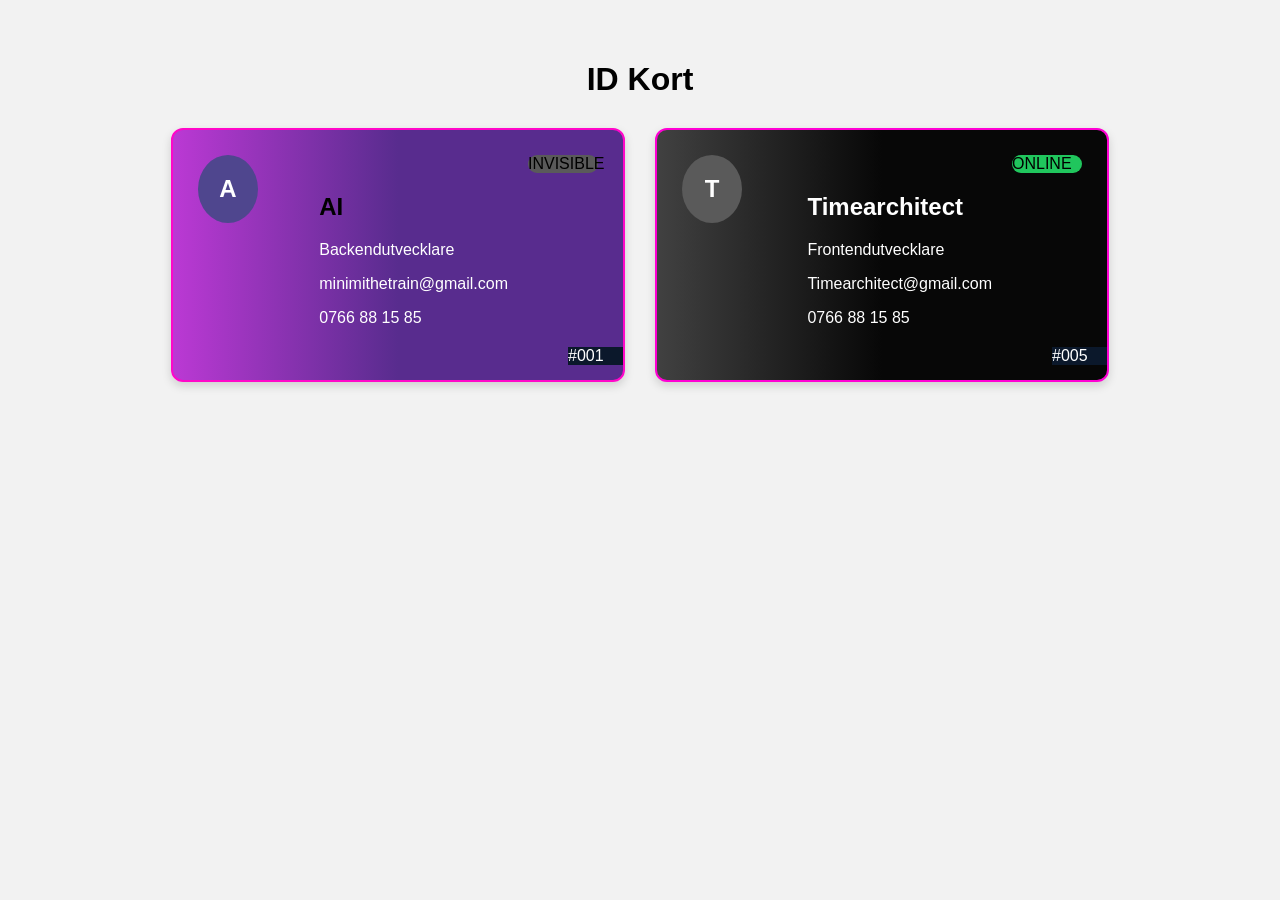
<file: MiniÖvning 2/index.html>
<!doctype html>
<html lang="sv">

<head>
    <meta charset="UTF-8" />
    <meta name="viewport" content="width=device-width, initial-scale=1.0" />
    <link rel="stylesheet" href="style.css" />
    <title>MiniÖvning 2</title>
</head>

<body>
    <header>
        <h1>ID Kort</h1>
    </header>

    <main class="cards">
        <div class="id-card" id="ai">
            <div class="status" style="background-color: #5a5a5a">
                INVISIBLE
            </div>
            <div class="profile-circle" style="background-color: #4f468e">A</div>
            <div class="information">
                <h2 style="color: black">AI</h2>
                <p style="color: white">Backendutvecklare</p>
                <p style="color: white">minimithetrain@gmail.com</p>
                <p style="color: white">0766 88 15 85</p>
            </div>
            <div class="idnumber" style="background-color: #0b182b">
                #001
            </div>
        </div>

        <div class="id-card" id="timearchitect" style="background-color: #3e3e3e">
            <div class="status" style="background-color: #20c65d">
                ONLINE
            </div>
            <div class="profile-circle" style="background-color: #5a5a5a">
                T
            </div>
            <div class="information">
                <h2 style="color: white">Timearchitect</h2>
                <p style="color: white">Frontendutvecklare</p>
                <p style="color: white">Timearchitect@gmail.com</p>
                <p style="color: white">0766 88 15 85</p>
            </div>
            <div class="idnumber" style="background-color: #0b182b">
                #005
            </div>

        </div>
    </main>
</body>

</html>
</file>
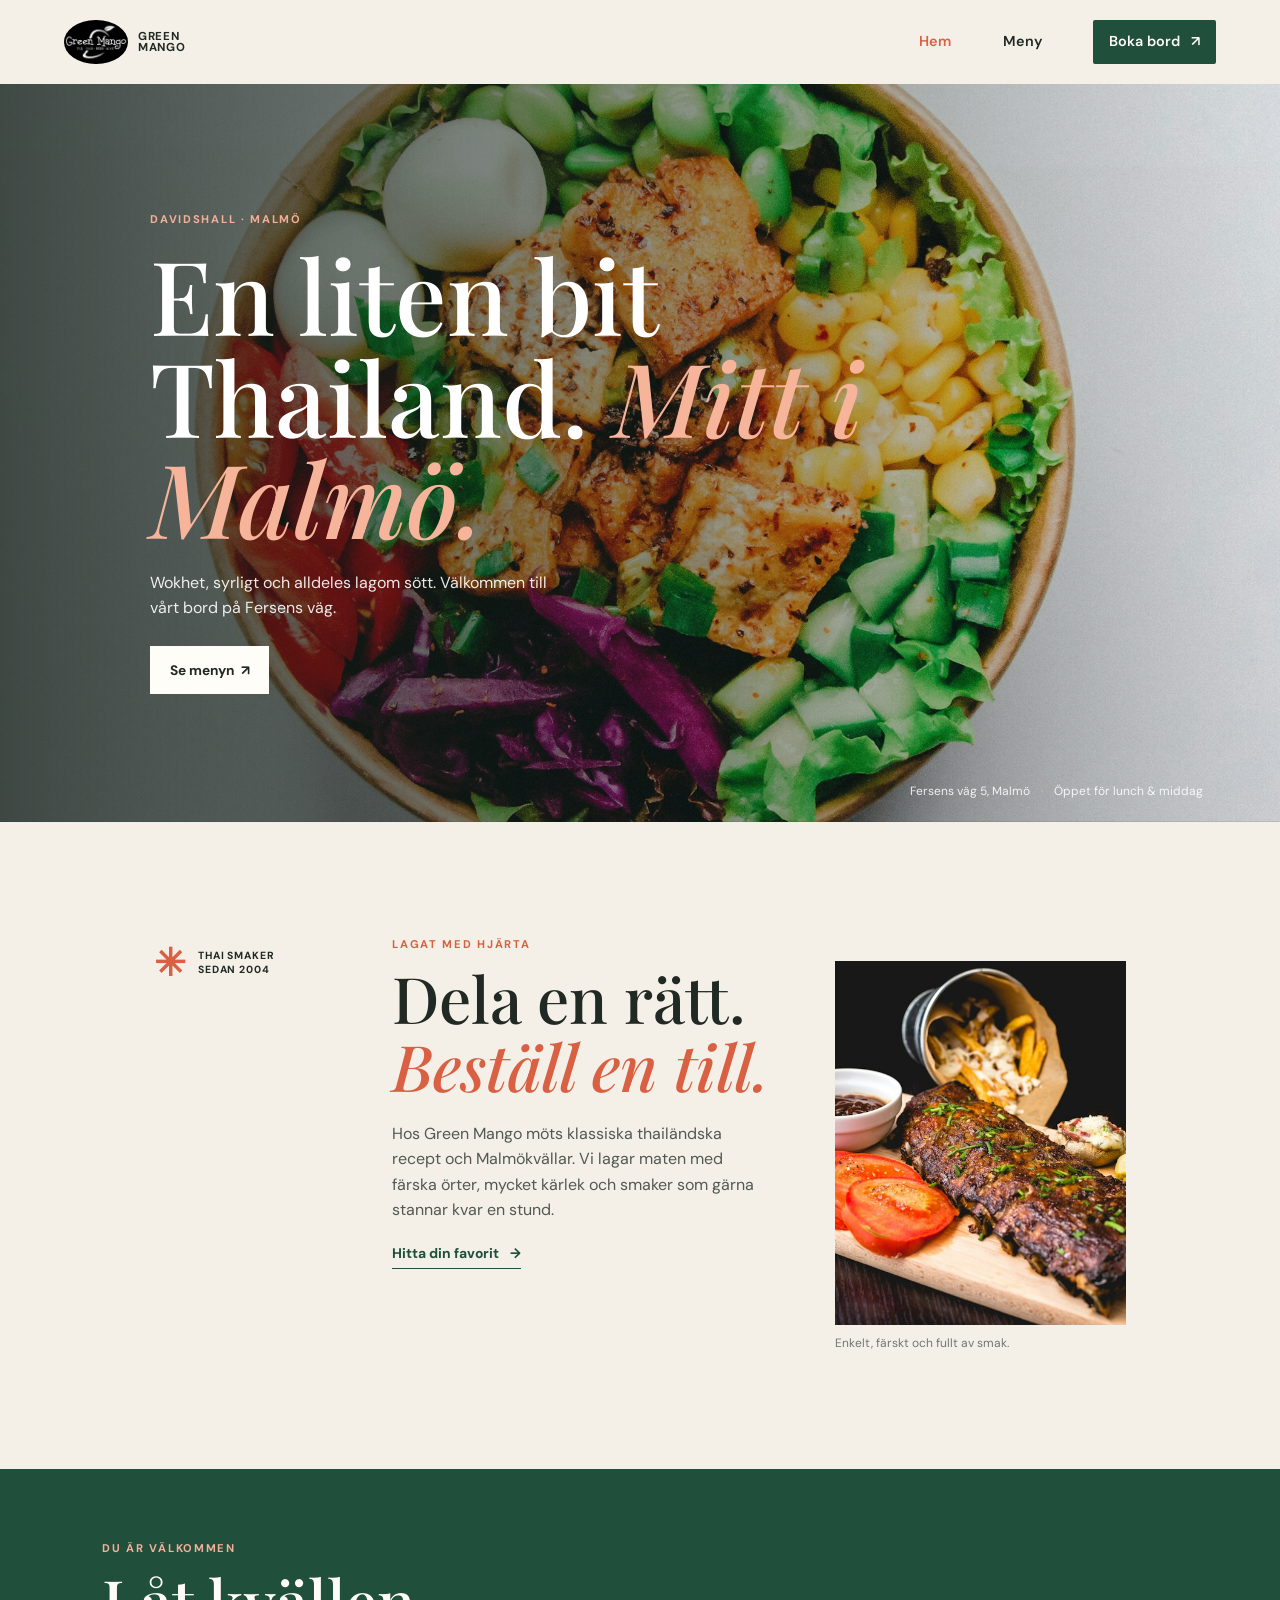
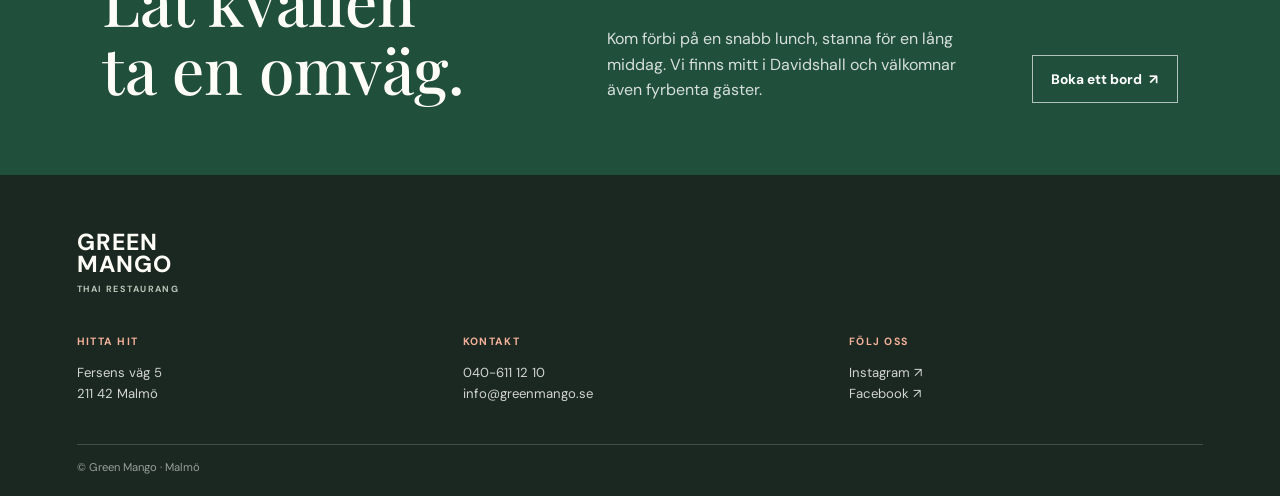
<file: Övningsuppgift - Lokal Restaurang/docs/index.html>
<!doctype html>
<html lang="sv">
<head>
  <meta charset="utf-8">
  <meta name="viewport" content="width=device-width, initial-scale=1">
  <meta name="description" content="Green Mango serverar thailändsk mat i Malmö. Upptäck klassiska curryrätter, nudlar och fräscha smaker på Fersens väg.">
  <meta name="keywords" content="Green Mango, thairestaurang, thai, Malmö, thaimat, Pad Thai, curry">
  <meta name="theme-color" content="#f4f0e8">
  <title>Green Mango | Thailändska smaker i Malmö</title>
  <link rel="icon" type="image/png" href="images/green-mango-logo.png">
  <link rel="stylesheet" href="styles/style.css">
</head>
<body>
  <a class="skip-link" href="#main">Hoppa till innehållet</a>
  <header class="site-header">
    <a class="brand" href="index.html" aria-label="Green Mango, startsida"><img src="images/green-mango-logo.png" alt=""><span>GREEN<br>MANGO</span></a>
    <nav class="main-nav" aria-label="Huvudmeny"><a class="current" href="index.html" aria-current="page">Hem</a><a href="menu.html">Meny</a><a class="nav-book" href="boka.html">Boka bord <span aria-hidden="true">↗</span></a></nav>
  </header>
  <main id="main">
    <section class="hero" aria-labelledby="hero-title">
      <img class="hero-image" src="images/hero-table.jpg" alt="Färgstark mat serverad för att delas runt bordet">
      <div class="hero-shade"></div>
      <div class="hero-content"><p class="eyebrow light">DAVIDSHALL · MALMÖ</p><h1 id="hero-title">En liten bit<br>Thailand. <em>Mitt i Malmö.</em></h1><p>Wokhet, syrligt och alldeles lagom sött. Välkommen till vårt bord på Fersens väg.</p><a class="button button-light" href="menu.html">Se menyn <span aria-hidden="true">↗</span></a></div>
      <p class="hero-caption">Fersens väg 5, Malmö <span>·</span> Öppet för lunch & middag</p>
    </section>
    <section class="intro section-wrap" aria-labelledby="intro-title">
      <div class="intro-label"><span class="sun-mark" aria-hidden="true">✳</span><span>THAI SMAKER<br>SEDAN 2004</span></div>
      <div class="intro-copy"><p class="eyebrow">LAGAT MED HJÄRTA</p><h2 id="intro-title">Dela en rätt.<br><em>Beställ en till.</em></h2><p>Hos Green Mango möts klassiska thailändska recept och Malmökvällar. Vi lagar maten med färska örter, mycket kärlek och smaker som gärna stannar kvar en stund.</p><a class="text-link" href="menu.html">Hitta din favorit <span aria-hidden="true">→</span></a></div>
      <figure class="intro-photo"><img src="images/satay.jpg" alt="Grillade spett med örter och tillbehör" loading="lazy"><figcaption>Enkelt, färskt och fullt av smak.</figcaption></figure>
    </section>
    <section class="visit-band" aria-labelledby="visit-title"><div class="visit-inner"><div><p class="eyebrow light">DU ÄR VÄLKOMMEN</p><h2 id="visit-title">Låt kvällen<br>ta en omväg.</h2></div><p>Kom förbi på en snabb lunch, stanna för en lång middag. Vi finns mitt i Davidshall och välkomnar även fyrbenta gäster.</p><a class="button button-outline" href="boka.html">Boka ett bord <span aria-hidden="true">↗</span></a></div></section>
  </main>
  <footer class="site-footer">
    <a class="footer-brand" href="index.html">GREEN<br>MANGO<span>THAI RESTAURANG</span></a>
    <div class="footer-details"><div><h2>HITTA HIT</h2><address>Fersens väg 5<br>211 42 Malmö</address></div><div><h2>KONTAKT</h2><a href="tel:+46406111210">040-611 12 10</a><a href="mailto:info@greenmango.se">info@greenmango.se</a></div><div><h2>FÖLJ OSS</h2><a href="https://www.instagram.com/greenmango.se/" target="_blank" rel="noopener noreferrer">Instagram ↗</a><a href="https://www.facebook.com/profile.php?id=100063558280116" target="_blank" rel="noopener noreferrer">Facebook ↗</a></div></div>
    <p class="copyright">© Green Mango · Malmö</p>
  </footer>
</body>
</html>
</file>
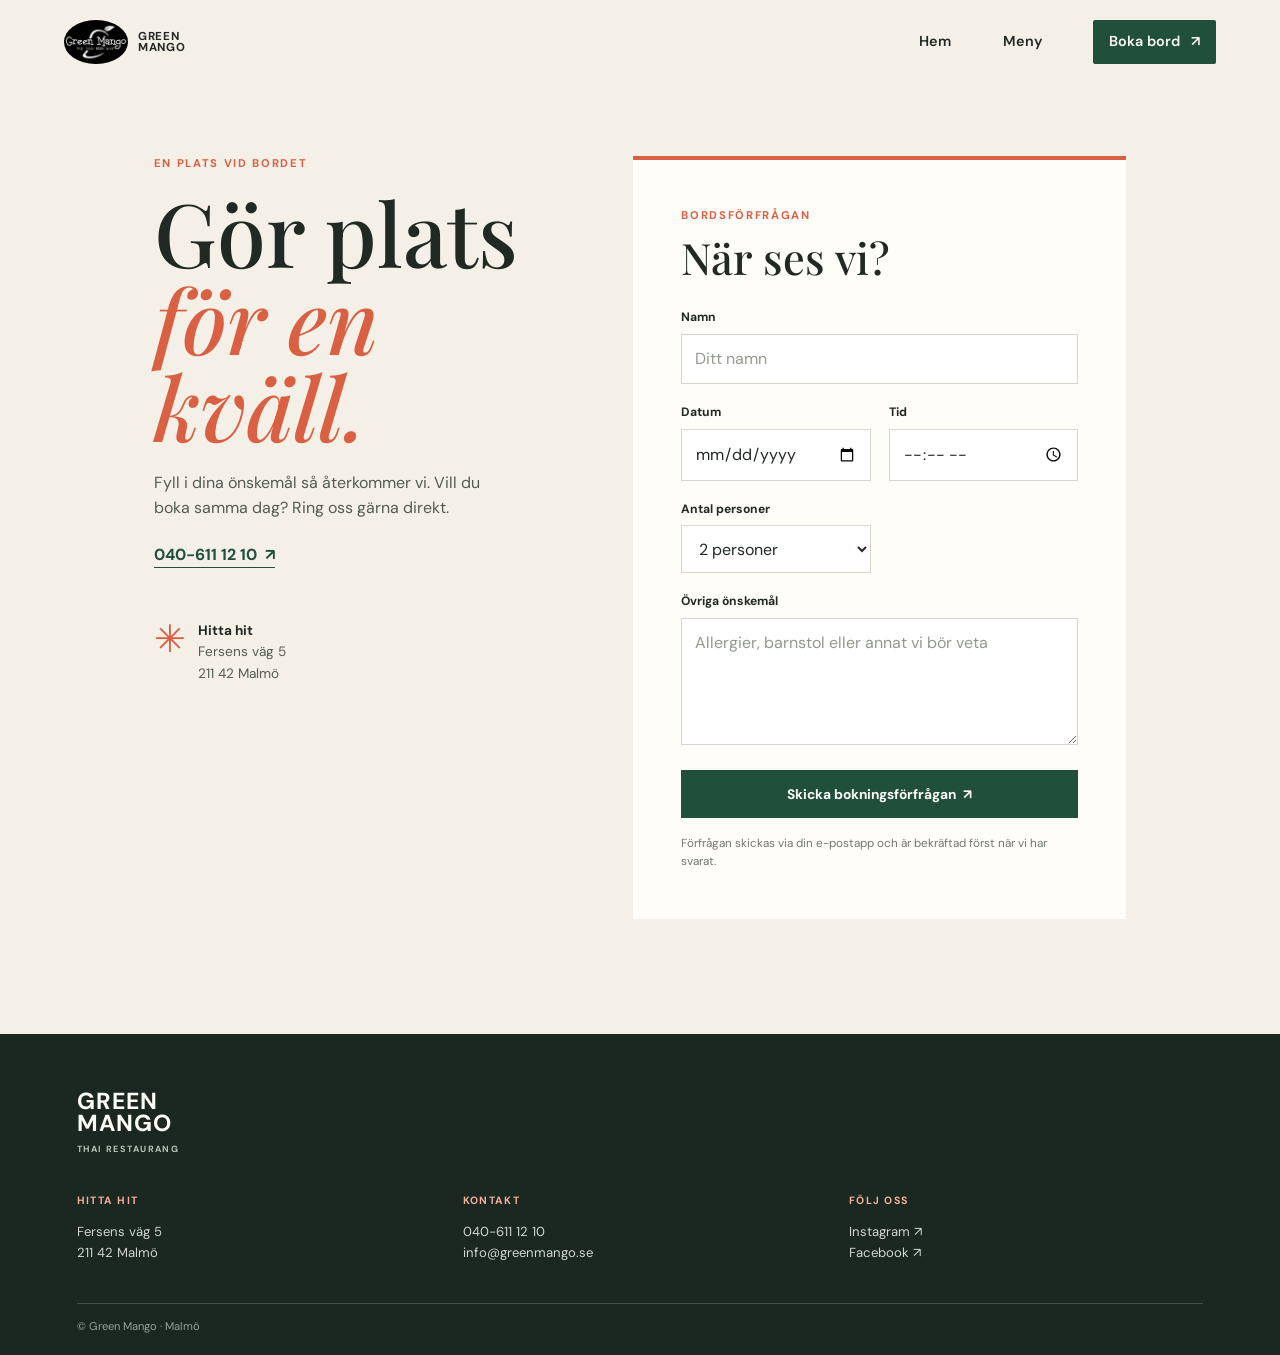
<file: Övningsuppgift - Lokal Restaurang/docs/boka.html>
<!doctype html>
<html lang="sv">
<head>
  <meta charset="utf-8">
  <meta name="viewport" content="width=device-width, initial-scale=1">
  <meta name="description" content="Boka bord på Green Mango, thairestaurang på Fersens väg i Malmö.">
  <meta name="keywords" content="boka bord, Green Mango, thairestaurang, Malmö, middag, lunch">
  <meta name="theme-color" content="#f4f0e8">
  <title>Boka bord | Green Mango Malmö</title>
  <link rel="icon" type="image/png" href="images/green-mango-logo.png">
  <link rel="stylesheet" href="styles/style.css">
</head>
<body>
  <a class="skip-link" href="#main">Hoppa till innehållet</a>
  <header class="site-header"><a class="brand" href="index.html" aria-label="Green Mango, startsida"><img src="images/green-mango-logo.png" alt=""><span>GREEN<br>MANGO</span></a><nav class="main-nav" aria-label="Huvudmeny"><a href="index.html">Hem</a><a href="menu.html">Meny</a><a class="nav-book current" href="boka.html" aria-current="page">Boka bord <span aria-hidden="true">↗</span></a></nav></header>
  <main id="main" class="booking-main">
    <section class="booking-intro"><p class="eyebrow">EN PLATS VID BORDET</p><h1>Gör plats<br><em>för en kväll.</em></h1><p>Fyll i dina önskemål så återkommer vi. Vill du boka samma dag? Ring oss gärna direkt.</p><a class="phone-link" href="tel:+46406111210">040-611 12 10 <span aria-hidden="true">↗</span></a><div class="hours-note"><span class="sun-mark" aria-hidden="true">✳</span><p><strong>Hitta hit</strong><br>Fersens väg 5<br>211 42 Malmö</p></div></section>
    <section class="booking-form-wrap" aria-labelledby="form-title"><p class="eyebrow">BORDSFÖRFRÅGAN</p><h2 id="form-title">När ses vi?</h2>
      <!-- Formuläret öppnar e-postappen så att förfrågan kan skickas utan server. -->
      <form class="booking-form" action="mailto:info@greenmango.se" method="post" enctype="text/plain">
        <div class="form-field full-field"><label for="guest-name">Namn</label><input id="guest-name" name="Namn" type="text" autocomplete="name" placeholder="Ditt namn" required></div>
        <div class="form-field"><label for="guest-date">Datum</label><input id="guest-date" name="Datum" type="date" required></div>
        <div class="form-field"><label for="guest-time">Tid</label><input id="guest-time" name="Tid" type="time" required></div>
        <div class="form-field"><label for="guest-count">Antal personer</label><select id="guest-count" name="Antal personer"><option>1 person</option><option selected>2 personer</option><option>3 personer</option><option>4 personer</option><option>5 eller fler</option></select></div>
        <div class="form-field full-field"><label for="guest-notes">Övriga önskemål</label><textarea id="guest-notes" name="Övriga önskemål" rows="4" placeholder="Allergier, barnstol eller annat vi bör veta"></textarea></div>
        <button class="button button-dark full-field" type="submit">Skicka bokningsförfrågan <span aria-hidden="true">↗</span></button>
      </form><p class="form-note">Förfrågan skickas via din e-postapp och är bekräftad först när vi har svarat.</p>
    </section>
  </main>
  <footer class="site-footer"><a class="footer-brand" href="index.html">GREEN<br>MANGO<span>THAI RESTAURANG</span></a><div class="footer-details"><div><h2>HITTA HIT</h2><address>Fersens väg 5<br>211 42 Malmö</address></div><div><h2>KONTAKT</h2><a href="tel:+46406111210">040-611 12 10</a><a href="mailto:info@greenmango.se">info@greenmango.se</a></div><div><h2>FÖLJ OSS</h2><a href="https://www.instagram.com/greenmango.se/" target="_blank" rel="noopener noreferrer">Instagram ↗</a><a href="https://www.facebook.com/profile.php?id=100063558280116" target="_blank" rel="noopener noreferrer">Facebook ↗</a></div></div><p class="copyright">© Green Mango · Malmö</p></footer>
</body>
</html>
</file>
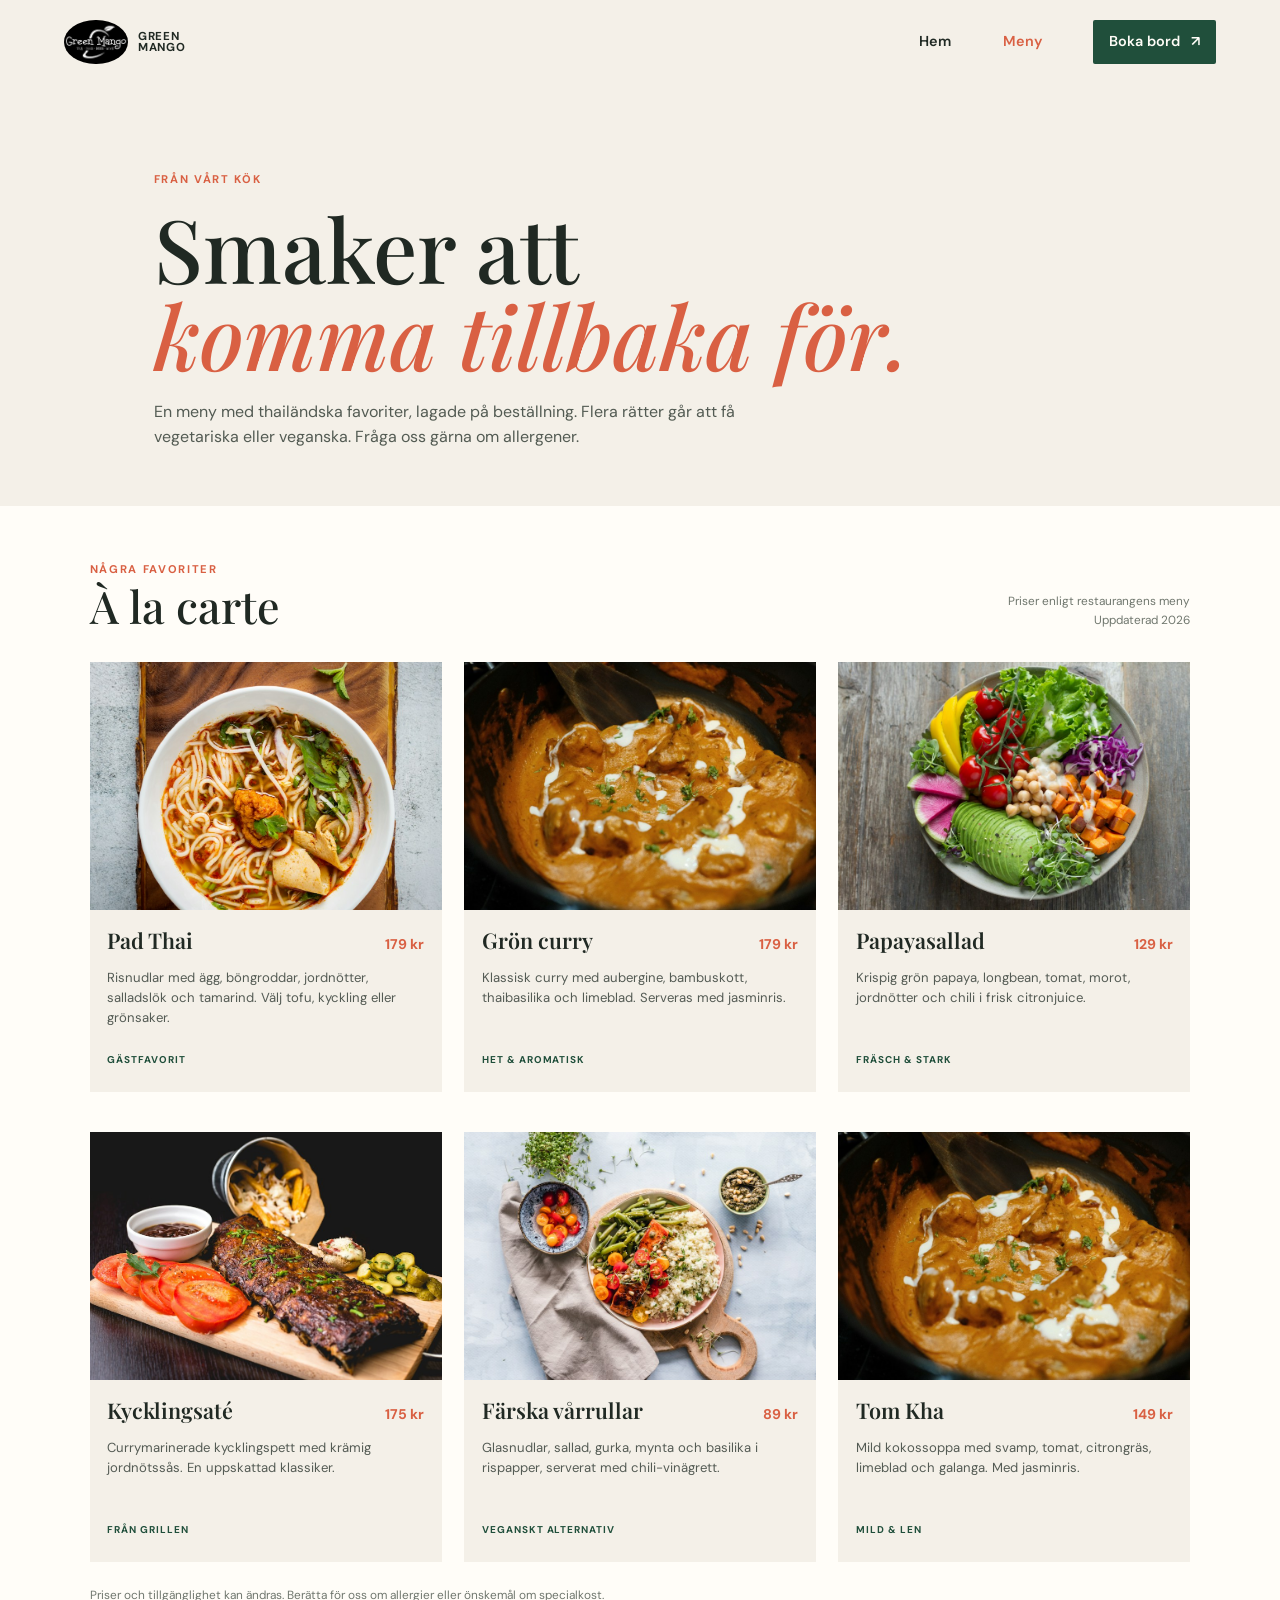
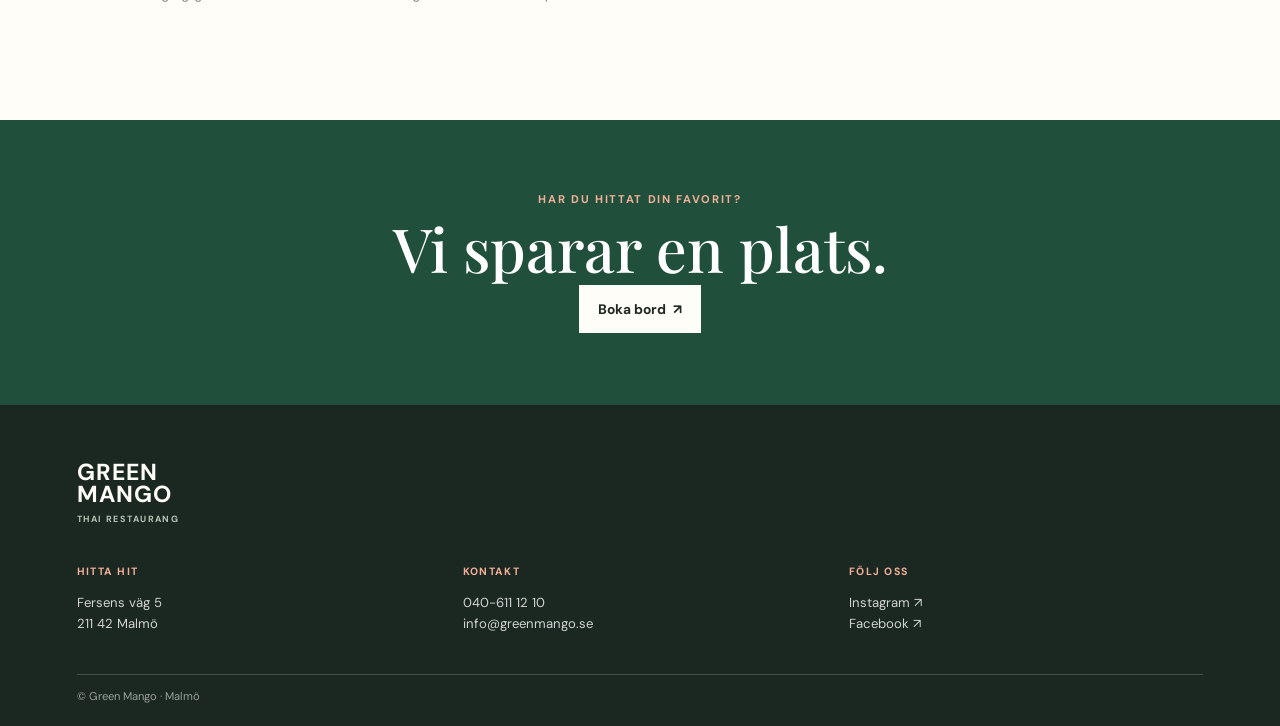
<file: Övningsuppgift - Lokal Restaurang/docs/menu.html>
<!doctype html>
<html lang="sv">
<head>
  <meta charset="utf-8">
  <meta name="viewport" content="width=device-width, initial-scale=1">
  <meta name="description" content="Utforska Green Mangos thailändska meny i Malmö: Pad Thai, curry, soppa och fräscha förrätter.">
  <meta name="keywords" content="Green Mango meny, thai meny Malmö, Pad Thai, grön curry, thailändsk mat">
  <meta name="theme-color" content="#f4f0e8">
  <title>Meny | Green Mango Malmö</title>
  <link rel="icon" type="image/png" href="images/green-mango-logo.png">
  <link rel="stylesheet" href="styles/style.css">
</head>
<body>
  <a class="skip-link" href="#main">Hoppa till innehållet</a>
  <header class="site-header">
    <a class="brand" href="index.html" aria-label="Green Mango, startsida"><img src="images/green-mango-logo.png" alt=""><span>GREEN<br>MANGO</span></a>
    <nav class="main-nav" aria-label="Huvudmeny"><a href="index.html">Hem</a><a class="current" href="menu.html" aria-current="page">Meny</a><a class="nav-book" href="boka.html">Boka bord <span aria-hidden="true">↗</span></a></nav>
  </header>
  <main id="main" class="menu-main">
    <section class="page-heading"><p class="eyebrow">FRÅN VÅRT KÖK</p><h1>Smaker att<br><em>komma tillbaka för.</em></h1><p>En meny med thailändska favoriter, lagade på beställning. Flera rätter går att få vegetariska eller veganska. Fråga oss gärna om allergener.</p></section>
    <section class="menu-section" aria-labelledby="popular-title">
      <div class="section-heading"><div><p class="eyebrow">NÅGRA FAVORITER</p><h2 id="popular-title">À la carte</h2></div><p class="price-note">Priser enligt restaurangens meny<br>Uppdaterad 2026</p></div>
      <!-- Gridkort gör rätterna lätta att jämföra även på små skärmar. -->
      <div class="dish-grid">
        <article class="dish-card"><img src="images/pad-thai.jpg" alt="Pad Thai med nudlar, grönsaker och jordnötter" loading="lazy"><div class="dish-copy"><div class="dish-title"><h3>Pad Thai</h3><span>179 kr</span></div><p>Risnudlar med ägg, böngroddar, jordnötter, salladslök och tamarind. Välj tofu, kyckling eller grönsaker.</p><span class="dish-tag">GÄSTFAVORIT</span></div></article>
        <article class="dish-card"><img src="images/curry.jpg" alt="Thailändsk grön curry med färska örter" loading="lazy"><div class="dish-copy"><div class="dish-title"><h3>Grön curry</h3><span>179 kr</span></div><p>Klassisk curry med aubergine, bambuskott, thaibasilika och limeblad. Serveras med jasminris.</p><span class="dish-tag">HET & AROMATISK</span></div></article>
        <article class="dish-card"><img src="images/papaya-salad.jpg" alt="Färsk sallad med gröna grönsaker och örter" loading="lazy"><div class="dish-copy"><div class="dish-title"><h3>Papayasallad</h3><span>129 kr</span></div><p>Krispig grön papaya, longbean, tomat, morot, jordnötter och chili i frisk citronjuice.</p><span class="dish-tag">FRÄSCH & STARK</span></div></article>
        <article class="dish-card"><img src="images/satay.jpg" alt="Kycklingspett med krämig jordnötssås" loading="lazy"><div class="dish-copy"><div class="dish-title"><h3>Kycklingsaté</h3><span>175 kr</span></div><p>Currymarinerade kycklingspett med krämig jordnötssås. En uppskattad klassiker.</p><span class="dish-tag">FRÅN GRILLEN</span></div></article>
        <article class="dish-card"><img src="images/spring-rolls.jpg" alt="Färska vårrullar med sallad och örter" loading="lazy"><div class="dish-copy"><div class="dish-title"><h3>Färska vårrullar</h3><span>89 kr</span></div><p>Glasnudlar, sallad, gurka, mynta och basilika i rispapper, serverat med chili-vinägrett.</p><span class="dish-tag">VEGANSKT ALTERNATIV</span></div></article>
        <article class="dish-card"><img src="images/curry.jpg" alt="Varm thailändsk kokossoppa med grönsaker" loading="lazy"><div class="dish-copy"><div class="dish-title"><h3>Tom Kha</h3><span>149 kr</span></div><p>Mild kokossoppa med svamp, tomat, citrongräs, limeblad och galanga. Med jasminris.</p><span class="dish-tag">MILD & LEN</span></div></article>
      </div>
      <p class="menu-footnote">Priser och tillgänglighet kan ändras. Berätta för oss om allergier eller önskemål om specialkost.</p>
    </section>
    <section class="menu-cta"><p class="eyebrow light">HAR DU HITTAT DIN FAVORIT?</p><h2>Vi sparar en plats.</h2><a class="button button-light" href="boka.html">Boka bord <span aria-hidden="true">↗</span></a></section>
  </main>
  <footer class="site-footer"><a class="footer-brand" href="index.html">GREEN<br>MANGO<span>THAI RESTAURANG</span></a><div class="footer-details"><div><h2>HITTA HIT</h2><address>Fersens väg 5<br>211 42 Malmö</address></div><div><h2>KONTAKT</h2><a href="tel:+46406111210">040-611 12 10</a><a href="mailto:info@greenmango.se">info@greenmango.se</a></div><div><h2>FÖLJ OSS</h2><a href="https://www.instagram.com/greenmango.se/" target="_blank" rel="noopener noreferrer">Instagram ↗</a><a href="https://www.facebook.com/profile.php?id=100063558280116" target="_blank" rel="noopener noreferrer">Facebook ↗</a></div></div><p class="copyright">© Green Mango · Malmö</p></footer>
</body>
</html>
</file>
<file: MiniÖvning 2/style.css>
body {
    font-family: Arial, sans-serif;
    background-color: #f2f2f2;
    margin: 0;
    padding: 40px;
}

header {
    text-align: center;
    margin-bottom: 30px;
}

.cards {
    display: flex;
    justify-content: center;
    gap: 30px;
}

.id-card {
    position: relative;
    width: 400px;
    height: 200px;
    padding: 25px;
    background-color: white;
    border-radius: 12px;
    border: 2px solid #333;
    box-shadow: 0 4px 10px rgba(0, 0, 0, 0.15);
}

.information {
    float: right;
    /*     display: inline-block;
 */
    margin-top: 0;
    color: #333;
    padding-right: 90px;
}

.id-card p {
    color: #555;
}

#ai {
    background: #BB39D4;
    background: linear-gradient(90deg, rgba(187, 57, 212, 1) 0%, rgba(88, 44, 142, 1) 50%);
    border-color: #ff07c9;
}

#timearchitect {
    background: #414141;
    background: linear-gradient(90deg, rgba(65, 65, 65, 1) 0%, rgba(7, 7, 7, 1) 50%);
    border-color: #ff00d4;
}

.profile-circle {
    float: left;
    width: 20px;
    position: relative;
    background-color: #5a5a5a;
    text-align: center;
    padding: 20px;
    width: 20px;
    height: 30;
    border-radius: 50%;
    color: white;
    font-size: 24px;
    font-weight: bold;
}

.status {
    float: right;
    width: 70px;
    border-radius: 50px;
    border-color: white;
}

.idnumber {
    float: right;
    width: 5px;
    position: absolute;
    right: 0px;
    bottom: 15px;
    padding-right: 50px;
    color: white;
}
</file>
<file: Övningsuppgift - Lokal Restaurang/docs/styles/style.css>
@import url("https://fonts.googleapis.com/css2?family=DM+Sans:wght@400;500;600;700&family=Playfair+Display:ital,wght@0,500;0,600;0,700;1,500;1,600&display=swap");

:root {
  --color-paper: #f4f0e8;
  --color-white: #fffdf8;
  --color-ink: #202923;
  --color-green: #204f3b;
  --color-green-light: #d9e2d4;
  --color-coral: #d96043;
  --color-muted: #70776e;
  --color-line: #d9d5cc;
  --space: 1.25rem;
  --space-section: clamp(4rem, 9vw, 8rem);
  --font-body: "DM Sans", sans-serif;
  --font-display: "Playfair Display", Georgia, serif;
}

* {
  box-sizing: border-box;
  margin: 0;
  padding: 0;
}
html {
  scroll-behavior: smooth;
}
body {
  background: var(--color-paper);
  color: var(--color-ink);
  font-family: var(--font-body);
  font-size: 1rem;
  line-height: 1.6;
}
img {
  display: block;
  max-width: 100%;
}
a {
  color: inherit;
  text-decoration: none;
}
button,
input,
select,
textarea {
  font: inherit;
}
a:focus-visible,
button:focus-visible,
input:focus-visible,
select:focus-visible,
textarea:focus-visible {
  outline: 3px solid var(--color-coral);
  outline-offset: 4px;
}
.skip-link {
  position: absolute;
  top: -5rem;
  left: 1rem;
  z-index: 10;
  background: var(--color-white);
  padding: 0.8rem 1rem;
}
.skip-link:focus {
  top: 1rem;
}

.site-header {
  min-height: 5.25rem;
  padding: 0.8rem clamp(1.25rem, 5vw, 5rem);
  display: flex;
  align-items: center;
  justify-content: space-between;
  gap: 1.5rem;
  background: var(--color-paper);
}
.brand {
  display: inline-flex;
  align-items: center;
  gap: 0.6rem;
  font-size: 0.72rem;
  font-weight: 700;
  line-height: 0.98;
  letter-spacing: 0.08em;
}
.brand img {
  width: 4rem;
  height: 2.8rem;
  border-radius: 50%;
  background-color: black;
  object-fit: cover;
}
.main-nav {
  display: flex;
  align-items: center;
  gap: clamp(1rem, 4vw, 3.5rem);
  font-size: 0.9rem;
  font-weight: 600;
}
.main-nav a {
  transition:
    color 0.2s ease,
    opacity 0.2s ease;
}
.main-nav a:hover,
.main-nav .current:not(.nav-book) {
  color: var(--color-coral);
}
.main-nav .nav-book {
  padding: 0.65rem 1rem;
  color: var(--color-white);
  background: var(--color-green);
  border-radius: 2px;
}
.nav-book span,
.button span {
  padding-left: 0.45rem;
}

.hero {
  min-height: min(47rem, 82vh);
  position: relative;
  display: flex;
  align-items: center;
  overflow: hidden;
  color: white;
  background: var(--color-green);
}
.hero-image,
.hero-shade {
  position: absolute;
  inset: 0;
  width: 100%;
  height: 100%;
}
.hero-image {
  object-fit: cover;
  object-position: center 54%;
  animation: image-arrive 1.1s ease-out both;
}
.hero-shade {
  background: linear-gradient(
    90deg,
    rgba(17, 29, 22, 0.78),
    rgba(17, 29, 22, 0.43) 55%,
    rgba(17, 29, 22, 0.08)
  );
}
.hero-content {
  position: relative;
  width: min(74rem, 100%);
  margin: 0 auto;
  padding: 5rem clamp(1.5rem, 8vw, 8rem);
  animation: rise-in 0.8s 0.12s ease-out both;
}
.eyebrow {
  color: var(--color-coral);
  font-size: 0.7rem;
  font-weight: 700;
  letter-spacing: 0.15em;
  line-height: 1.4;
}
.eyebrow.light {
  color: #f2b099;
}
.hero h1,
.page-heading h1,
.booking-intro h1 {
  max-width: 48rem;
  margin-top: 1rem;
  font-family: var(--font-display);
  font-size: clamp(3.25rem, 8vw, 6.6rem);
  font-weight: 500;
  line-height: 0.99;
}
h1 em,
h2 em {
  color: var(--color-coral);
  font-weight: 500;
}
.hero h1 em {
  color: #f6b49a;
}
.hero-content > p:not(.eyebrow) {
  max-width: 26rem;
  margin-top: 1.4rem;
  color: rgba(255, 255, 255, 0.9);
}
.button {
  min-height: 3rem;
  width: fit-content;
  display: inline-flex;
  justify-content: center;
  align-items: center;
  border: 1px solid transparent;
  padding: 0.75rem 1.15rem;
  font-size: 0.86rem;
  font-weight: 700;
  cursor: pointer;
  transition:
    color 0.2s ease,
    background-color 0.2s ease,
    transform 0.2s ease,
    border-color 0.2s ease;
}
.button:hover {
  transform: translateY(-2px);
}
.button-light {
  margin-top: 1.6rem;
  color: var(--color-ink);
  background: var(--color-white);
}
.button-light:hover {
  color: var(--color-white);
  background: var(--color-coral);
}
.button-dark {
  color: var(--color-white);
  background: var(--color-green);
}
.button-dark:hover {
  background: var(--color-coral);
}
.hero-caption {
  position: absolute;
  right: clamp(1.5rem, 6vw, 5rem);
  bottom: 1.3rem;
  font-size: 0.75rem;
  color: rgba(255, 255, 255, 0.88);
}
.hero-caption span {
  padding: 0 0.5rem;
  color: #f6b49a;
}

.section-wrap {
  width: min(72rem, 100%);
  margin: 0 auto;
  padding: var(--space-section) clamp(1.5rem, 7vw, 6rem);
}
.intro {
  display: grid;
  grid-template-columns: 0.6fr 1.3fr 1fr;
  align-items: start;
  gap: clamp(2rem, 5vw, 5rem);
}
.intro-label {
  display: flex;
  align-items: center;
  gap: 0.7rem;
  padding-top: 0.4rem;
  font-size: 0.65rem;
  font-weight: 700;
  letter-spacing: 0.09em;
  line-height: 1.35;
}
.sun-mark {
  color: var(--color-coral);
  font-size: 2.4rem;
  line-height: 1;
}
.intro h2,
.visit-band h2,
.section-heading h2,
.menu-cta h2,
.booking-form-wrap h2 {
  margin-top: 0.7rem;
  font-family: var(--font-display);
  font-size: clamp(2.6rem, 5vw, 4.3rem);
  font-weight: 500;
  line-height: 1.06;
}
.intro-copy > p:not(.eyebrow) {
  max-width: 27rem;
  margin-top: 1.3rem;
  color: #525951;
}
.text-link {
  display: inline-block;
  margin-top: 1.2rem;
  color: var(--color-green);
  font-size: 0.87rem;
  font-weight: 700;
  border-bottom: 1px solid var(--color-green);
  padding-bottom: 0.25rem;
  transition:
    color 0.2s ease,
    border-color 0.2s ease;
}
.text-link:hover {
  color: var(--color-coral);
  border-color: var(--color-coral);
}
.text-link span {
  padding-left: 0.45rem;
}
.intro-photo {
  padding-top: 1.5rem;
}
.intro-photo img {
  width: 100%;
  aspect-ratio: 4 / 5;
  object-fit: cover;
}
.intro-photo figcaption {
  margin-top: 0.55rem;
  color: var(--color-muted);
  font-size: 0.75rem;
}

.visit-band {
  padding: 4.5rem clamp(1.5rem, 8vw, 8rem);
  color: var(--color-white);
  background-color: var(--color-green);
  background-image: radial-gradient(
    rgba(255, 255, 255, 0.1) 0.7px,
    transparent 0.7px
  );
  background-size: 10px 10px;
}
.visit-inner {
  width: min(72rem, 100%);
  margin: 0 auto;
  display: grid;
  grid-template-columns: 1.1fr 0.9fr auto;
  align-items: end;
  gap: clamp(2rem, 5vw, 5rem);
}
.visit-band h2 {
  font-size: clamp(2.7rem, 5vw, 4.1rem);
}
.visit-inner > p {
  max-width: 23rem;
  color: rgba(255, 255, 255, 0.82);
}
.button-outline {
  color: white;
  border-color: rgba(255, 255, 255, 0.65);
  white-space: nowrap;
}
.button-outline:hover {
  color: var(--color-green);
  background: white;
}

.site-footer {
  padding: 3.5rem clamp(1.5rem, 6vw, 6rem) 1.2rem;
  color: var(--color-white);
  background: #1b2821;
}
.footer-brand {
  width: fit-content;
  display: block;
  font-size: 1.45rem;
  font-weight: 700;
  line-height: 0.95;
  letter-spacing: 0.05em;
}
.footer-brand span {
  display: block;
  margin-top: 0.65rem;
  color: #b8c5b8;
  font-size: 0.56rem;
  letter-spacing: 0.16em;
}
.footer-details {
  margin-top: 2.5rem;
  display: grid;
  grid-template-columns: repeat(3, 1fr);
  gap: 2rem;
}
.footer-details h2 {
  margin-bottom: 0.7rem;
  color: #f2b099;
  font-size: 0.66rem;
  letter-spacing: 0.12em;
}
.footer-details address,
.footer-details a {
  display: block;
  color: rgba(255, 255, 255, 0.8);
  font-size: 0.82rem;
  font-style: normal;
}
.footer-details a {
  width: fit-content;
  transition: color 0.2s ease;
}
.footer-details a:hover {
  color: #f2b099;
}
.copyright {
  margin-top: 2.5rem;
  border-top: 1px solid rgba(255, 255, 255, 0.18);
  padding-top: 0.85rem;
  color: rgba(255, 255, 255, 0.55);
  font-size: 0.7rem;
}

.menu-main {
  padding-top: 1rem;
}
.page-heading {
  width: min(72rem, 100%);
  margin: 0 auto;
  padding: 4.5rem clamp(1.5rem, 7vw, 6rem) 3.5rem;
}
.page-heading h1,
.booking-intro h1 {
  font-size: clamp(3rem, 7vw, 5.5rem);
}
.page-heading > p:last-child {
  max-width: 37rem;
  margin-top: 1.3rem;
  color: #535b53;
}
.menu-section {
  padding: 3.5rem clamp(1.5rem, 7vw, 6rem) var(--space-section);
  background: var(--color-white);
}
.section-heading {
  width: min(72rem, 100%);
  margin: 0 auto 2rem;
  display: flex;
  align-items: end;
  justify-content: space-between;
  gap: 2rem;
}
.section-heading h2 {
  margin-top: 0.3rem;
  font-size: 2.8rem;
}
.price-note {
  color: var(--color-muted);
  text-align: right;
  font-size: 0.74rem;
}
.dish-grid {
  width: min(72rem, 100%);
  margin: 0 auto;
  display: grid;
  grid-template-columns: repeat(3, minmax(0, 1fr));
  gap: 2.5rem 1.4rem;
}
.dish-card {
  min-width: 0;
  overflow: hidden;
  background: var(--color-paper);
  animation: rise-in 0.6s both;
  transition:
    transform 0.25s ease,
    box-shadow 0.25s ease;
}
.dish-card:hover {
  transform: translateY(-4px);
  box-shadow: 0 12px 28px rgba(32, 41, 35, 0.12);
}
.dish-card:nth-child(2) {
  animation-delay: 0.08s;
}
.dish-card:nth-child(3) {
  animation-delay: 0.16s;
}
.dish-card:nth-child(4) {
  animation-delay: 0.24s;
}
.dish-card:nth-child(5) {
  animation-delay: 0.32s;
}
.dish-card:nth-child(6) {
  animation-delay: 0.4s;
}
.dish-card > img {
  width: 100%;
  aspect-ratio: 1.42 / 1;
  object-fit: cover;
  transition: filter 0.3s ease;
}
.dish-card:hover > img {
  filter: saturate(1.12);
}
.dish-copy {
  padding: 1.15rem 1.1rem 1.3rem;
}
.dish-title {
  display: flex;
  align-items: baseline;
  justify-content: space-between;
  gap: 0.7rem;
}
.dish-title h3 {
  font-family: var(--font-display);
  font-size: 1.35rem;
  font-weight: 600;
  line-height: 1.2;
}
.dish-title span {
  flex: 0 0 auto;
  color: var(--color-coral);
  font-size: 0.88rem;
  font-weight: 700;
}
.dish-copy > p {
  min-height: 4.5rem;
  margin-top: 0.75rem;
  color: #545b54;
  font-size: 0.82rem;
  line-height: 1.55;
}
.dish-tag {
  display: inline-block;
  margin-top: 0.8rem;
  color: var(--color-green);
  font-size: 0.62rem;
  font-weight: 700;
  letter-spacing: 0.1em;
}
.menu-footnote {
  width: min(72rem, 100%);
  margin: 1.5rem auto 0;
  color: var(--color-muted);
  font-size: 0.74rem;
}
.menu-cta {
  padding: 4.5rem 1.5rem;
  text-align: center;
  color: white;
  background: var(--color-green);
}
.menu-cta h2 {
  margin-top: 0.5rem;
  font-size: clamp(2.6rem, 5vw, 3.8rem);
}
.menu-cta .button {
  margin-top: 0.3rem;
}

.booking-main {
  width: min(72rem, 100%);
  margin: 0 auto;
  padding: 4.5rem clamp(1.5rem, 7vw, 6rem) var(--space-section);
  display: grid;
  grid-template-columns: 0.85fr 1.15fr;
  gap: clamp(3rem, 9vw, 8rem);
  align-items: start;
}
.booking-intro > p:not(.eyebrow) {
  max-width: 24rem;
  margin-top: 1.3rem;
  color: #535b53;
}
.phone-link {
  display: inline-block;
  margin-top: 1.3rem;
  color: var(--color-green);
  font-weight: 700;
  border-bottom: 1px solid var(--color-green);
}
.phone-link span {
  margin-left: 0.3rem;
}
.hours-note {
  margin-top: 3.2rem;
  display: flex;
  align-items: flex-start;
  gap: 0.8rem;
}
.hours-note p {
  color: #535b53;
  font-size: 0.85rem;
}
.hours-note strong {
  color: var(--color-ink);
}
.booking-form-wrap {
  padding: clamp(1.4rem, 4vw, 3rem);
  background: var(--color-white);
  border-top: 4px solid var(--color-coral);
}
.booking-form-wrap h2 {
  margin-bottom: 1.7rem;
  font-size: 2.7rem;
}
.booking-form {
  display: grid;
  grid-template-columns: 1fr 1fr;
  gap: 1.15rem;
}
.form-field {
  min-width: 0;
  display: flex;
  flex-direction: column;
  gap: 0.4rem;
}
.full-field {
  grid-column: 1 / -1;
}
.form-field label {
  font-size: 0.76rem;
  font-weight: 700;
}
.form-field input,
.form-field select,
.form-field textarea {
  width: 100%;
  min-height: 3rem;
  border: 1px solid var(--color-line);
  border-radius: 0;
  padding: 0.72rem 0.8rem;
  color: var(--color-ink);
  background: #fff;
}
.form-field textarea {
  min-height: 7rem;
  resize: vertical;
}
.form-field input::placeholder,
.form-field textarea::placeholder {
  color: #93988f;
}
.booking-form .button {
  width: 100%;
  margin-top: 0.4rem;
}
.form-note {
  margin-top: 1rem;
  color: var(--color-muted);
  font-size: 0.73rem;
}

@keyframes rise-in {
  from {
    opacity: 0;
    transform: translateY(14px);
  }
  to {
    opacity: 1;
    transform: translateY(0);
  }
}
@keyframes image-arrive {
  from {
    opacity: 0.55;
    transform: scale(1.025);
  }
  to {
    opacity: 1;
    transform: scale(1);
  }
}

@media (max-width: 760px) {
  .site-header {
    min-height: 4.6rem;
    padding-inline: 1rem;
  }
  .brand {
    gap: 0.45rem;
    font-size: 0.63rem;
  }
  .brand img {
    width: 2.35rem;
    height: 2.35rem;
  }
  .main-nav {
    gap: 0.85rem;
    font-size: 0.79rem;
  }
  .main-nav .nav-book {
    padding: 0.58rem 0.65rem;
  }
  .hero {
    min-height: 38rem;
    min-height: min(42rem, 78svh);
  }
  .hero-image {
    object-position: 57% center;
  }
  .hero-shade {
    background: linear-gradient(
      90deg,
      rgba(17, 29, 22, 0.78),
      rgba(17, 29, 22, 0.28)
    );
  }
  .hero-content {
    padding: 4rem 1.5rem 5rem;
  }
  .hero h1 {
    font-size: clamp(3.3rem, 14vw, 5.2rem);
  }
  .hero-content > p:not(.eyebrow) {
    max-width: 22rem;
    font-size: 0.92rem;
  }
  .hero-caption {
    left: 1.5rem;
    right: auto;
    font-size: 0.7rem;
  }
  .intro {
    grid-template-columns: 1fr;
    gap: 1.8rem;
    padding-block: 4.5rem;
  }
  .intro-label {
    order: 0;
  }
  .intro-copy {
    order: 1;
  }
  .intro-photo {
    width: min(25rem, 100%);
    margin-left: auto;
    padding-top: 0.2rem;
  }
  .intro-photo img {
    aspect-ratio: 1.25 / 1;
  }
  .visit-band {
    padding-block: 3.7rem;
  }
  .visit-inner {
    grid-template-columns: 1fr;
    align-items: start;
    gap: 1.1rem;
  }
  .visit-inner > p {
    max-width: 29rem;
  }
  .visit-inner .button {
    margin-top: 0.4rem;
  }
  .footer-details {
    grid-template-columns: 1fr 1fr;
    gap: 1.8rem 1rem;
  }
  .footer-details > div:first-child {
    grid-column: 1 / -1;
  }
  .page-heading {
    padding-top: 3.2rem;
  }
  .page-heading h1 {
    font-size: clamp(3.1rem, 13vw, 5rem);
  }
  .menu-section {
    padding-top: 2.8rem;
  }
  .dish-grid {
    grid-template-columns: repeat(2, minmax(0, 1fr));
    gap: 1rem;
  }
  .dish-copy {
    padding: 0.9rem 0.8rem 1rem;
  }
  .dish-title {
    align-items: start;
    flex-direction: column;
    gap: 0.3rem;
  }
  .dish-title h3 {
    font-size: 1.2rem;
  }
  .dish-copy > p {
    min-height: 0;
    font-size: 0.77rem;
  }
  .dish-tag {
    font-size: 0.56rem;
  }
  .booking-main {
    grid-template-columns: 1fr;
    gap: 2.5rem;
    padding-top: 3.3rem;
  }
  .booking-intro h1 {
    font-size: clamp(3.3rem, 13vw, 5rem);
  }
  .hours-note {
    margin-top: 1.8rem;
  }
}

@media (max-width: 390px) {
  .main-nav {
    gap: 0.55rem;
    font-size: 0.72rem;
  }
  .main-nav .nav-book {
    padding-inline: 0.55rem;
  }
  .brand img {
    width: 2rem;
    height: 2rem;
  }
  .dish-grid {
    grid-template-columns: 1fr;
  }
  .dish-title {
    flex-direction: row;
    align-items: baseline;
  }
  .dish-card > img {
    aspect-ratio: 1.6 / 1;
  }
  .section-heading {
    align-items: start;
    flex-direction: column;
    gap: 0.8rem;
  }
  .price-note {
    text-align: left;
  }
}

@media (prefers-reduced-motion: reduce) {
  *,
  *::before,
  *::after {
    scroll-behavior: auto !important;
    animation-duration: 0.01ms !important;
    animation-iteration-count: 1 !important;
    transition-duration: 0.01ms !important;
  }
}
</file>
